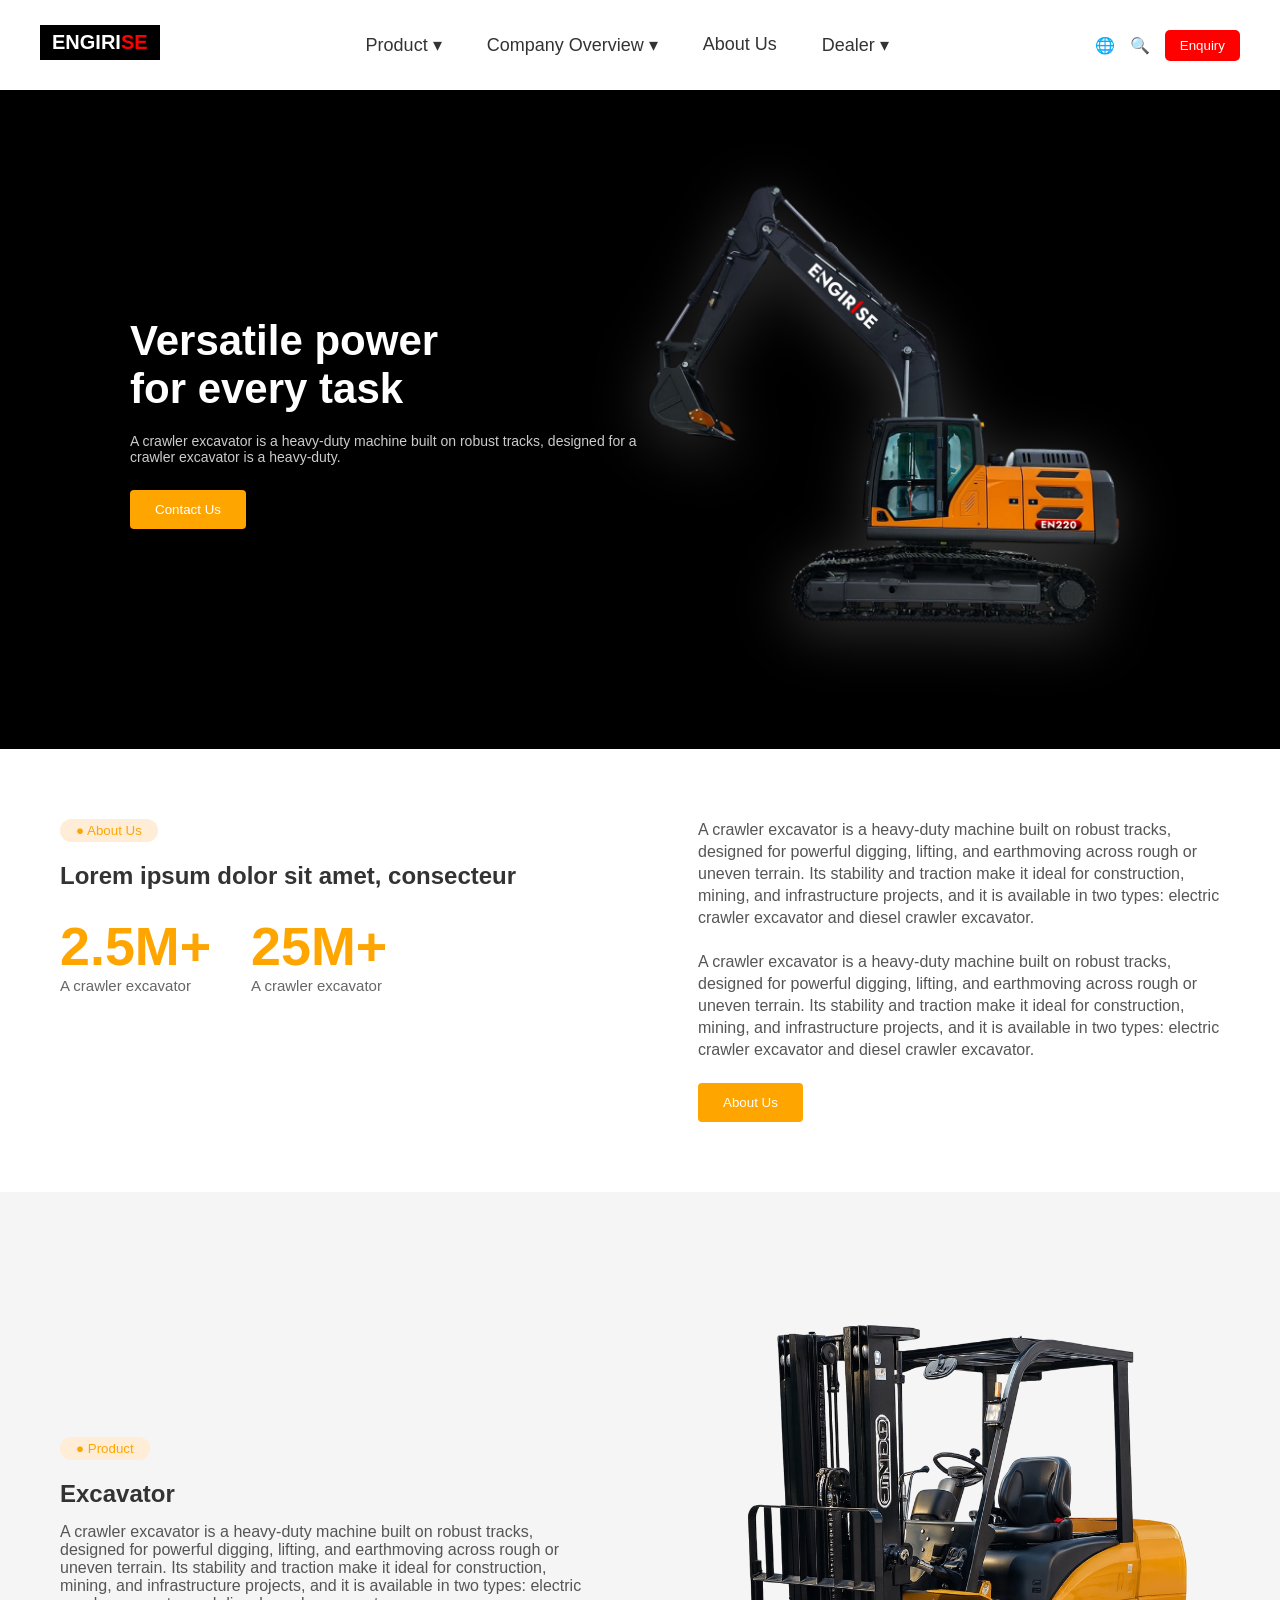
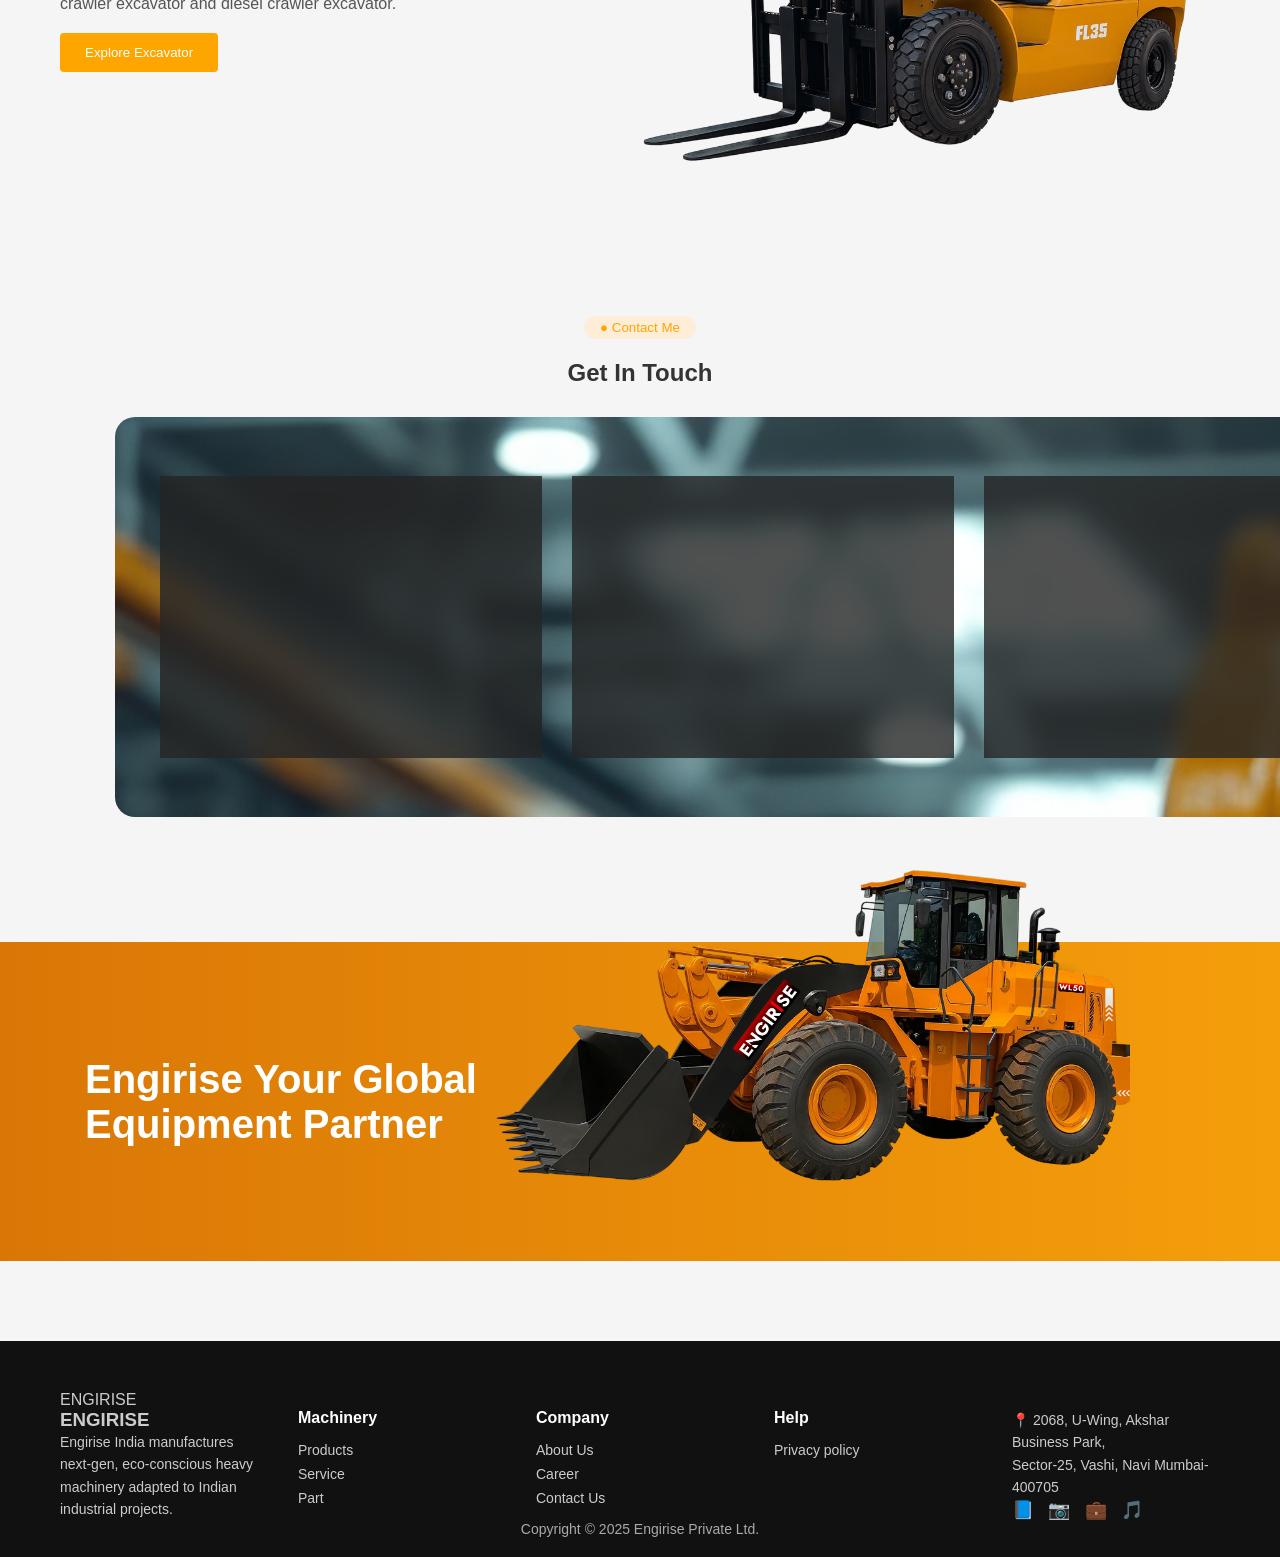
<file: index.html>
<!DOCTYPE html>
<html lang="en">
<head>
<meta charset="UTF-8">
<meta name="viewport" content="width=device-width, initial-scale=1.0">
<title>Excavator Landing Page</title>
<link rel="stylesheet" href="./style.css">
<link rel="stylesheet" href="https://cdn.jsdelivr.net/npm/swiper@11/swiper-bundle.min.css"/>

</head>
<body>

<!-- NAVBAR -->
<header class="navbar">
    <div class="logo">ENGIRI<span>SE</span></div>

    <nav>
      <ul class="nav-middle">
        <li class="dropdown"><a href="#">Product ▾</a>
          <ul class="dropdown-menu">
             <li><a href="#">Excavators</a></li>
             <li><a href="#">Loaders</a></li>
             <li><a href="#">Forklifts</a></li>
             <li><a href="#">Road Machinery</a></li>
             <li><a href="#">MEWPs</a></li>
             <li><a href="#">Agriculture</a></li>
             <li><a href="#">Warehouse Equipment</a></li>
             <li><a href="#">Concrete Machinery</a></li>
            <li><a href="#">Cranes</a></li>
          </ul>
        </li>

        <li class="dropdown"><a href="#">Company Overview ▾</a>
          <ul class="dropdown-menu">
            <li><a href="#">Career</a></li>
            <li><a href="#">Contac Us</a></li>
          </ul>
        </li>

        <li><a href="./About.html">About Us</a></li>

        <li class="dropdown"><a>Dealer ▾</a>
          <ul class="dropdown-menu">
           <li><a href="#">Find a Dealer</a></li>
           <li><a href="#">Become a Dealer</a></li>
          </ul> 
        </li>
      </ul>
    </nav>

    <div class="nav-right">
        <span class="dropdown">🌐
          <ul class="dropdown-menu">
            <li><a href="#">Global</a></li>
            <li><a href="#">India</a></li>
            <li><a href="#">Africa</a></li>
          </ul>
        </span>
        
        <span class="search-icon">🔍</span>

        <button>Enquiry</button>
    </div>


  
</header>


<section class="hero">
  <div class="hero-text">
    <h1>Versatile power<br>for every task</h1>
    <p>A crawler excavator is a heavy-duty machine built on robust tracks, designed for a crawler excavator is a heavy-duty.</p>
    <button class="btn">Contact Us</button>
  </div>
  <img src="./Excavator.png" alt="excavator">
</section>

<section class="about">
  <div class="about-left">
    <div class="about-me-btn">
      <button id="about-me-btn" class="btn">● About Us</button>
    </div>
    <h2>Lorem ipsum dolor sit amet, consecteur</h2>
    <div class="stats">
      <div class="stats-text">
        <h3>2.5M+</h3>
        <p>A crawler excavator</p>
      </div>
      <div class="stats-text"><h3>25M+</h3>
      <p>A crawler excavator</p></div>
    </div>
  </div>
  <div class="about-right">
    <p>A crawler excavator is a heavy-duty machine built on robust tracks, designed for powerful digging, lifting, and earthmoving across rough or uneven terrain. Its stability and traction make it ideal for construction, mining, and infrastructure projects, and it is available in two types: electric crawler excavator and diesel crawler excavator.<br><br>
A crawler excavator is a heavy-duty machine built on robust tracks, designed for powerful digging, lifting, and earthmoving across rough or uneven terrain. Its stability and traction make it ideal for construction, mining, and infrastructure projects, and it is available in two types: electric crawler excavator and diesel crawler excavator.</p>
   <br>
   <button class="btn"> <a href="./About.html">About Us</a></button>
  </div>
</section>

<section class="product">
  <div class="product-text">
    <button id="about-me-btn" class="btn">● Product</button>
    <h2>Excavator</h2>
    <p>A crawler excavator is a heavy-duty machine built on robust tracks, designed for powerful digging, lifting, and earthmoving across rough or uneven terrain. Its stability and traction make it ideal for construction, mining, and infrastructure projects, and it is available in two types: electric crawler excavator and diesel crawler excavator.</p>
    <button class="btn"><a href="./product.html">Explore Excavator</a></button>
  </div>
  <img src="./Image1.png" class="product-img" alt="forklift">
</section>


<section class="contact">

  <div Class="Container-first">
    <button id="about-me-btn" class="btn">● Contact Me</button>

    <h2>Get In Touch</h2>
    
  <div id="contact-container-div" class="contact-container">

    <!-- Card 1 -->
    <div class="contact-card">
      <div class="icon">👤</div>
      <h3>Find a Dealer</h3>
      <p>Kickstart your project by contacting an authorized Engirise dealer.</p>
      <button>Learn More →</button>
    </div>

    <!-- Card 2 -->
    <div class="contact-card">
      <div class="icon">📞</div>
      <h3>Contact Us</h3>
      <p>Reach out to our team of experts for information and assistance.</p>
      <button>Learn More →</button>
    </div>

    <!-- Card 3 -->
    <div class="contact-card">
      <div class="icon">🌐</div>
      <h3>Explore Engirise Africa</h3>
      <p>Discover our innovative solutions for the world’s fastest growing.</p>
      <button>Learn More →</button>
    </div>
   </div>
  
</section>

<!-- Banner Section -->
<section class="banner">
  <div class="banner-content">
    <h1>Engirise Your Global <br> Equipment Partner</h1>
  </div>

  <img src="./Global.png" alt="loader" class="banner-img">

</section>


<!-- Footer Section -->

<footer class="footer">

    <div class="big-text">ENGIRISE</div>

    <div class="footer-container">

        <!-- ABOUT -->
        <div class="footer-col">
            <h3>ENGIRI<span>SE</span></h3>
            <p>
                Engirise India manufactures next-gen, eco-conscious heavy machinery
                adapted to Indian industrial projects.
            </p>
        </div>

        <!-- Machinery -->
    <div class="footer-col">
      <h4>Machinery</h4>
      <a href="./product.html">Products</a>
      <a href="#">Service</a>
      <a href="#">Part</a>
    </div>

    <!-- Company -->
    <div class="footer-col">
      <h4>Company</h4>
      <a href="./About.html">About Us</a>
      <a href="#">Career</a>
      <a href="./Contact.html">Contact Us</a>
    </div>

    <!-- Help -->
    <div class="footer-col">
      <h4>Help</h4>
      <a href="#">Privacy policy</a>
    </div>

        <!-- ADDRESS -->
        <div class="footer-col">
            <p>
                📍 2068, U-Wing, Akshar Business Park,<br>
                Sector-25, Vashi, Navi Mumbai-400705
            </p>

            <div class="social">
                <span>📘</span>
                <span>📷</span>
                <span>💼</span>
                <span>🎵</span>
            </div>
        </div>

    </div>

    <p class="copyright">
        Copyright © 2025 Engirise Private Ltd.
    </p>

    </footer>

<script src="./index.js"></script>

</body>
</html>
</file>
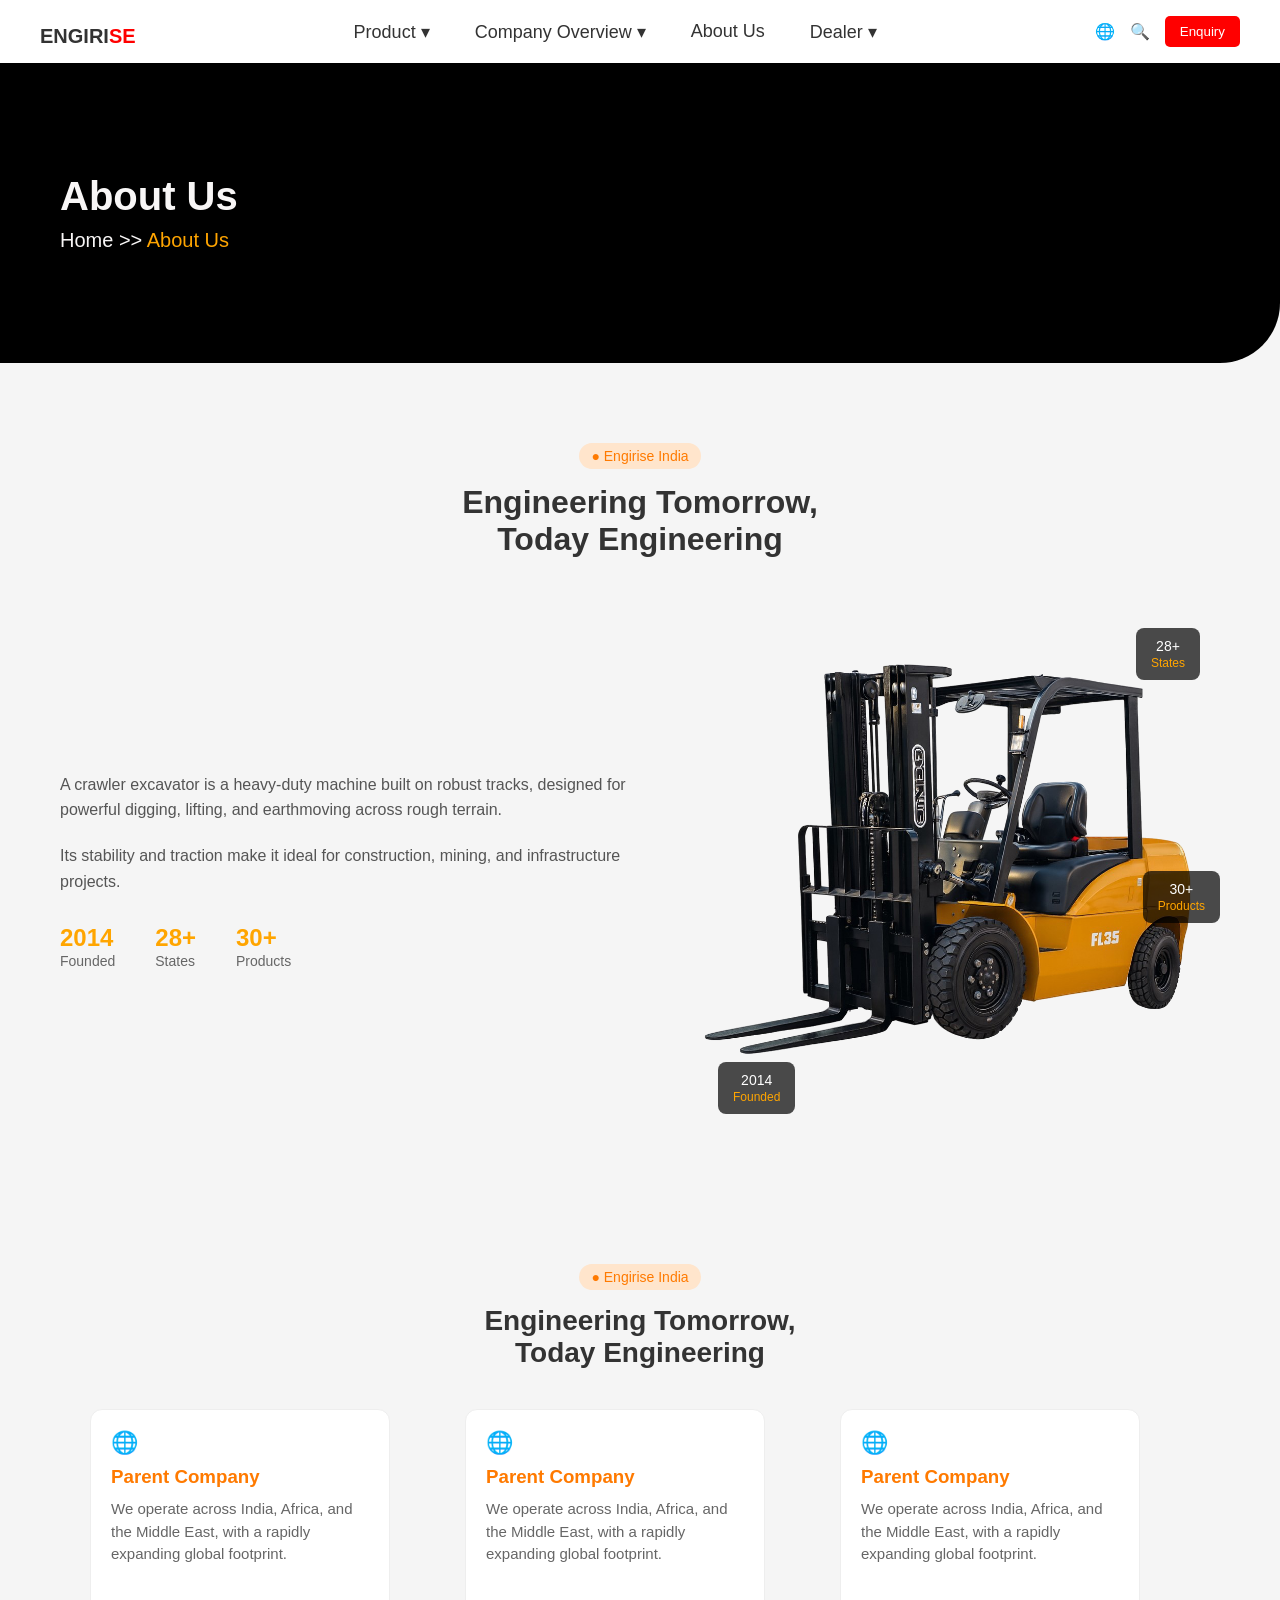
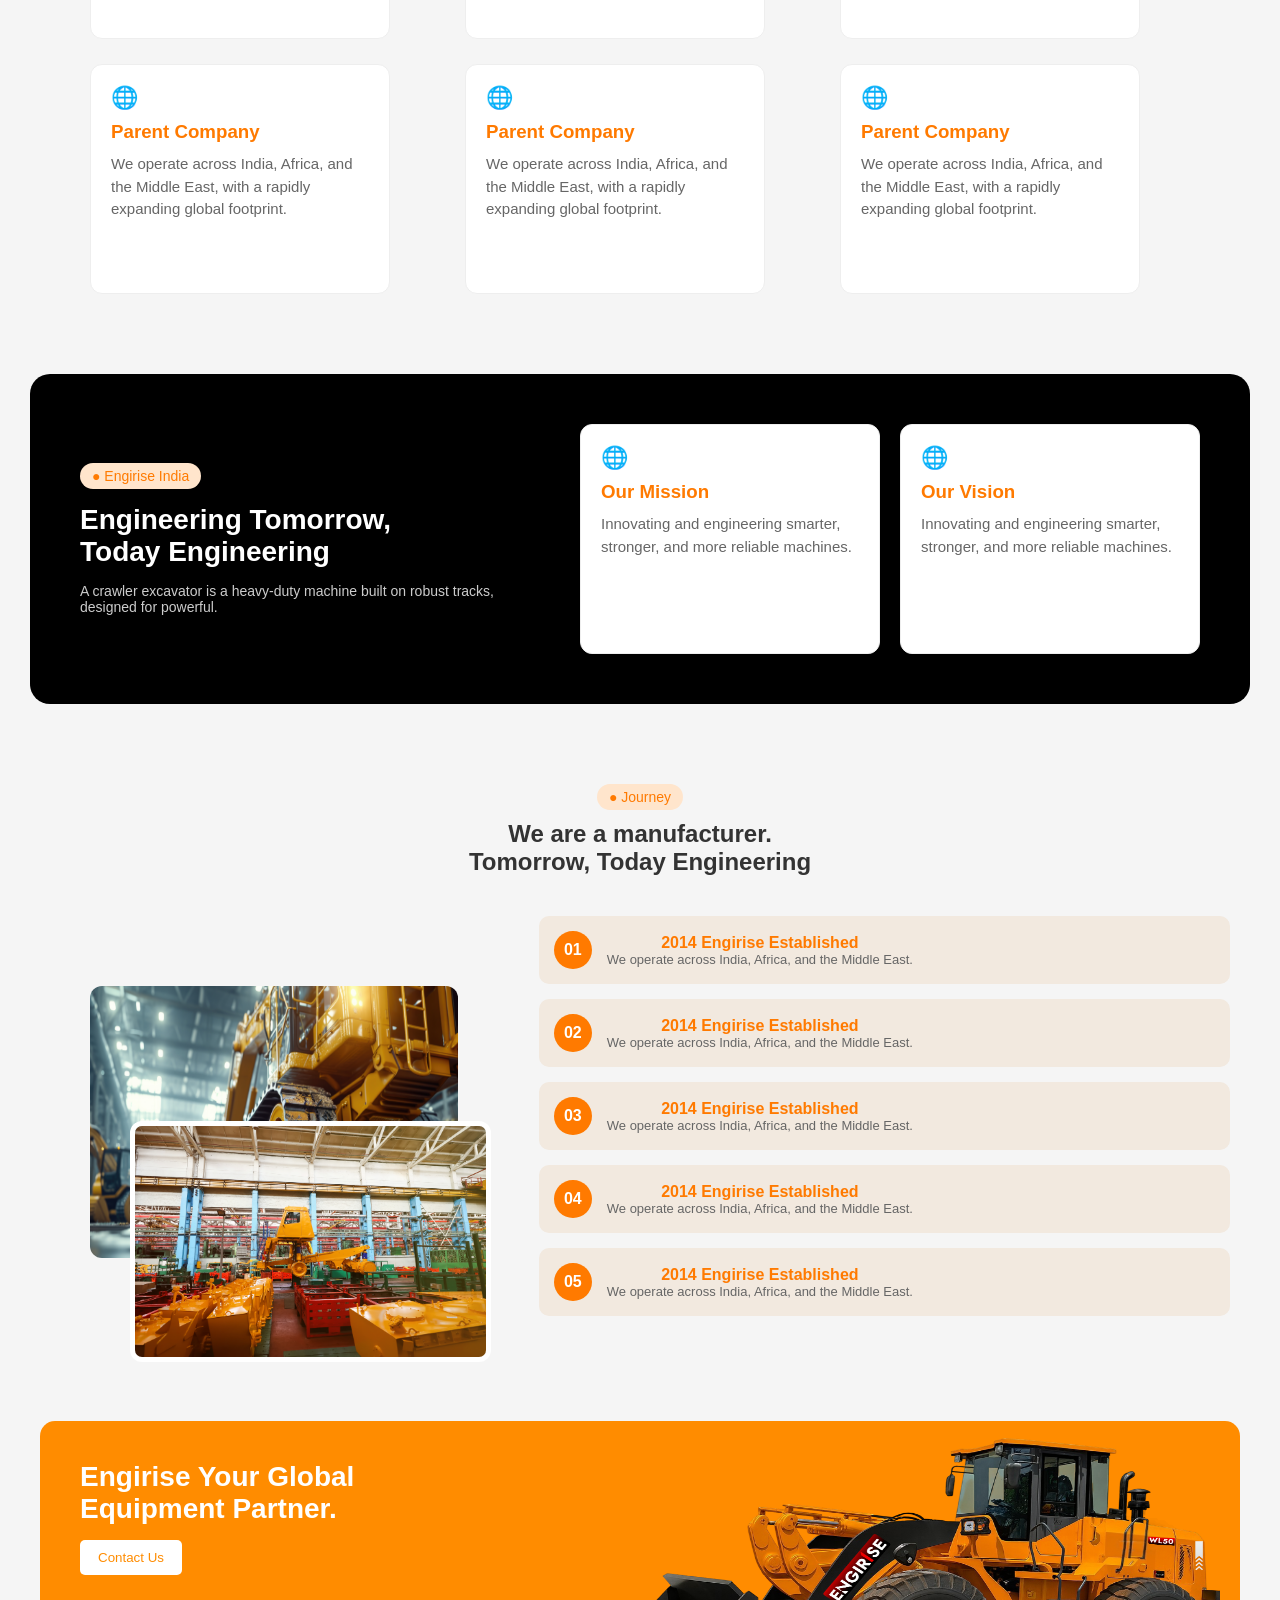
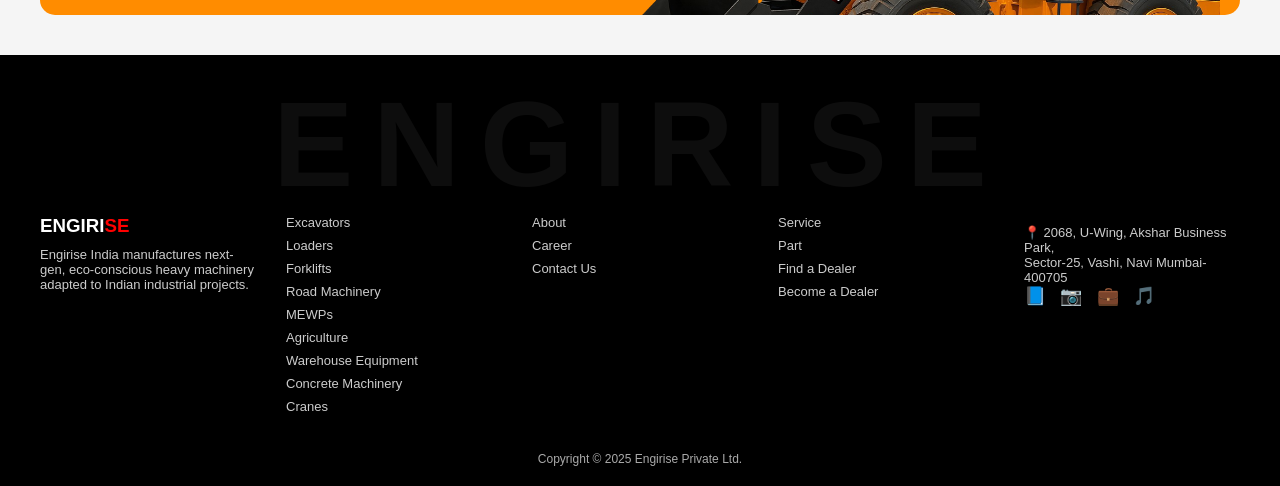
<file: About.html>
<!DOCTYPE html>
<html lang="en">
<head>
<meta charset="UTF-8">
<meta name="viewport" content="width=device-width, initial-scale=1.0">
<title>Excavator Landing Page</title>
<link rel="stylesheet" href="./about.css">

</head>
<body>

<!-- NAVBAR -->
<header class="navbar">
    <div class="logo">ENGIRI<span>SE</span></div>

    <nav>
      <ul class="nav-middle">
        <li class="dropdown"><a href="#">Product ▾</a>
          <ul class="dropdown-menu">
             <li><a href="#">Excavators</a></li>
             <li><a href="#">Loaders</a></li>
             <li><a href="#">Forklifts</a></li>
             <li><a href="#">Road Machinery</a></li>
             <li><a href="#">MEWPs</a></li>
             <li><a href="#">Agriculture</a></li>
             <li><a href="#">Warehouse Equipment</a></li>
             <li><a href="#">Concrete Machinery</a></li>
            <li><a href="#">Cranes</a></li>
          </ul>
        </li>

        <li class="dropdown"><a href="#">Company Overview ▾</a>
          <ul class="dropdown-menu">
            <li><a href="#">Career</a></li>
            <li><a href="#">Contac Us</a></li>
          </ul>
        </li>

        <li><a href="./About.html">About Us</a></li>

        <li class="dropdown"><a>Dealer ▾</a>
          <ul class="dropdown-menu">
           <li><a href="#">Find a Dealer</a></li>
           <li><a href="#">Become a Dealer</a></li>
          </ul> 
        </li>
      </ul>
    </nav>

    <div class="nav-right">
        <span class="dropdown">🌐
          <ul class="dropdown-menu">
            <li><a href="#">Global</a></li>
            <li><a href="#">India</a></li>
            <li><a href="#">Africa</a></li>
          </ul>
        </span>
        
        <span class="search-icon">🔍</span>

        <button>Enquiry</button>
    </div>


  
</header>

<!-- Banner -->
<section class="about-banner">
  <div class="banner-text">
    <h1>About Us</h1>
    <p><a href="./index.html">Home</a>  >> <span><a href="./About.html">About Us</a></span></p>
  </div>
</section>


<!-- About Content -->
<section class="about-section">

  <p class="tag">● Engirise India</p>
  <h2 class="title">Engineering Tomorrow,<br> Today Engineering</h2>

  <div class="about-container">

    <!-- Left Content -->
    <div class="about-text">
      <p>
        A crawler excavator is a heavy-duty machine built on robust tracks, 
        designed for powerful digging, lifting, and earthmoving across rough terrain.
      </p>

      <p>
        Its stability and traction make it ideal for construction, mining, and infrastructure projects.
      </p>

      <!-- Stats -->
      <div class="stats">
        <div><h3>2014</h3><span>Founded</span></div>
        <div><h3>28+</h3><span>States</span></div>
        <div><h3>30+</h3><span>Products</span></div>
      </div>
    </div>

    <!-- Right Image -->
    <div class="about-image">
      <img src="./About1.png" alt="forklift">

      <!-- Floating Cards -->
      <div class="badge badge1">28+<br><span>States</span></div>
      <div class="badge badge2">30+<br><span>Products</span></div>
      <div class="badge badge3">2014<br><span>Founded</span></div>
    </div>

  </div>
</section>

<section class="engineering">

    <div class="tag">● Engirise India</div>

    <h1>
        Engineering Tomorrow, <br>
        Today Engineering
    </h1>

    <div class="card-container">

        <!-- Card 1 -->
        <div class="card">
            <div class="icon">🌐</div>
            <h3>Parent Company</h3>
            <p>
                We operate across India, Africa, and the Middle East, 
                with a rapidly expanding global footprint.
            </p>
        </div>

        <!-- Card 2 -->
        <div class="card">
            <div class="icon">🌐</div>
            <h3>Parent Company</h3>
            <p>
                We operate across India, Africa, and the Middle East, 
                with a rapidly expanding global footprint.
            </p>
        </div>

        <!-- Card 3 -->
        <div class="card">
            <div class="icon">🌐</div>
            <h3>Parent Company</h3>
            <p>
                We operate across India, Africa, and the Middle East, 
                with a rapidly expanding global footprint.
            </p>
        </div>

        <!-- Card 4 -->
        <div class="card">
            <div class="icon">🌐</div>
            <h3>Parent Company</h3>
            <p>
                We operate across India, Africa, and the Middle East, 
                with a rapidly expanding global footprint.
            </p>
        </div>

        <!-- Card 5 -->
        <div class="card">
            <div class="icon">🌐</div>
            <h3>Parent Company</h3>
            <p>
                We operate across India, Africa, and the Middle East, 
                with a rapidly expanding global footprint.
            </p>
        </div>

        <!-- Card 6 -->
        <div class="card">
            <div class="icon">🌐</div>
            <h3>Parent Company</h3>
            <p>
                We operate across India, Africa, and the Middle East, 
                with a rapidly expanding global footprint.
            </p>
        </div>

    </div>

</section>

<!-- TOP SECTION -->
<section class="hero">

    <div class="hero-left">
        <div class="tag">● Engirise India</div>

        <h1>Engineering Tomorrow,<br>Today Engineering</h1>

        <p>
            A crawler excavator is a heavy-duty machine built on robust tracks,
            designed for powerful.
        </p>
    </div>

    <div class="hero-cards">
        <div class="card">
            <div class="icon">🌐</div>
            <h3>Our Mission</h3>
            <p>
                Innovating and engineering smarter, stronger, and more reliable machines.
            </p>
        </div>

        <div class="card">
            <div class="icon">🌐</div>
            <h3>Our Vision</h3>
            <p>
                Innovating and engineering smarter, stronger, and more reliable machines.
            </p>
        </div>
    </div>

</section>


<!-- SECOND SECTION -->
<section class="journey">

    <div class="tag center">● Journey</div>

    <h2>
        We are a manufacturer.<br>
        Tomorrow, Today Engineering
    </h2>

    <div class="journey-container">

        <!-- LEFT IMAGES -->
        <div class="images">
            <img src="./Images/2.jpg" class="img-top">
            <img src="./Images/3.jpg" class="img-bottom">
        </div>

        <!-- RIGHT TIMELINE -->
        <div class="timeline">

            <div class="step">
                <span>01</span>
                <div>
                    <h4>2014 Engirise Established</h4>
                    <p>We operate across India, Africa, and the Middle East.</p>
                </div>
            </div>

            <div class="step">
                <span>02</span>
                <div>
                    <h4>2014 Engirise Established</h4>
                    <p>We operate across India, Africa, and the Middle East.</p>
                </div>
            </div>

            <div class="step">
                <span>03</span>
                <div>
                    <h4>2014 Engirise Established</h4>
                    <p>We operate across India, Africa, and the Middle East.</p>
                </div>
            </div>

            <div class="step">
                <span>04</span>
                <div>
                    <h4>2014 Engirise Established</h4>
                    <p>We operate across India, Africa, and the Middle East.</p>
                </div>
            </div>

            <div class="step">
                <span>05</span>
                <div>
                    <h4>2014 Engirise Established</h4>
                    <p>We operate across India, Africa, and the Middle East.</p>
                </div>
            </div>

        </div>

    </div>

</section>
<!-- TOP ORANGE BANNER -->
<section class="cta">
    <div class="cta-content">
        <h2>Engirise Your Global<br>Equipment Partner.</h2>
        <button>Contact Us</button>
    </div>

    <img src="./Global.png" alt="machine" class="machine">
</section>


<!-- FOOTER -->
<footer class="footer">

    <div class="big-text">ENGIRISE</div>

    <div class="footer-container">

        <!-- ABOUT -->
        <div class="footer-col">
            <h3>ENGIRI<span>SE</span></h3>
            <p>
                Engirise India manufactures next-gen, eco-conscious heavy machinery
                adapted to Indian industrial projects.
            </p>
        </div>

        <!-- LINKS -->
        <div class="footer-col">
            <ul>
                <li>Excavators</li>
                <li>Loaders</li>
                <li>Forklifts</li>
                <li>Road Machinery</li>
                <li>MEWPs</li>
                <li>Agriculture</li>
                <li>Warehouse Equipment</li>
                <li>Concrete Machinery</li>
                <li>Cranes</li>
            </ul>
        </div>

        <div class="footer-col">
            <ul>
                <li><a href="./About.html">About</a></li>
                <li>Career</li>
                <li><a href="./Contact.html">Contact Us</a></li>
            </ul>
        </div>

        <div class="footer-col">
            <ul>
                <li>Service</li>
                <li>Part</li>
                <li>Find a Dealer</li>
                <li>Become a Dealer</li>
            </ul>
        </div>

        <!-- ADDRESS -->
        <div class="footer-col">
            <p>
                📍 2068, U-Wing, Akshar Business Park,<br>
                Sector-25, Vashi, Navi Mumbai-400705
            </p>

            <div class="social">
                <span>📘</span>
                <span>📷</span>
                <span>💼</span>
                <span>🎵</span>
            </div>
        </div>

    </div>

    <p class="copyright">
        Copyright © 2025 Engirise Private Ltd.
    </p>

    </footer>

</body>
</html>
</file>
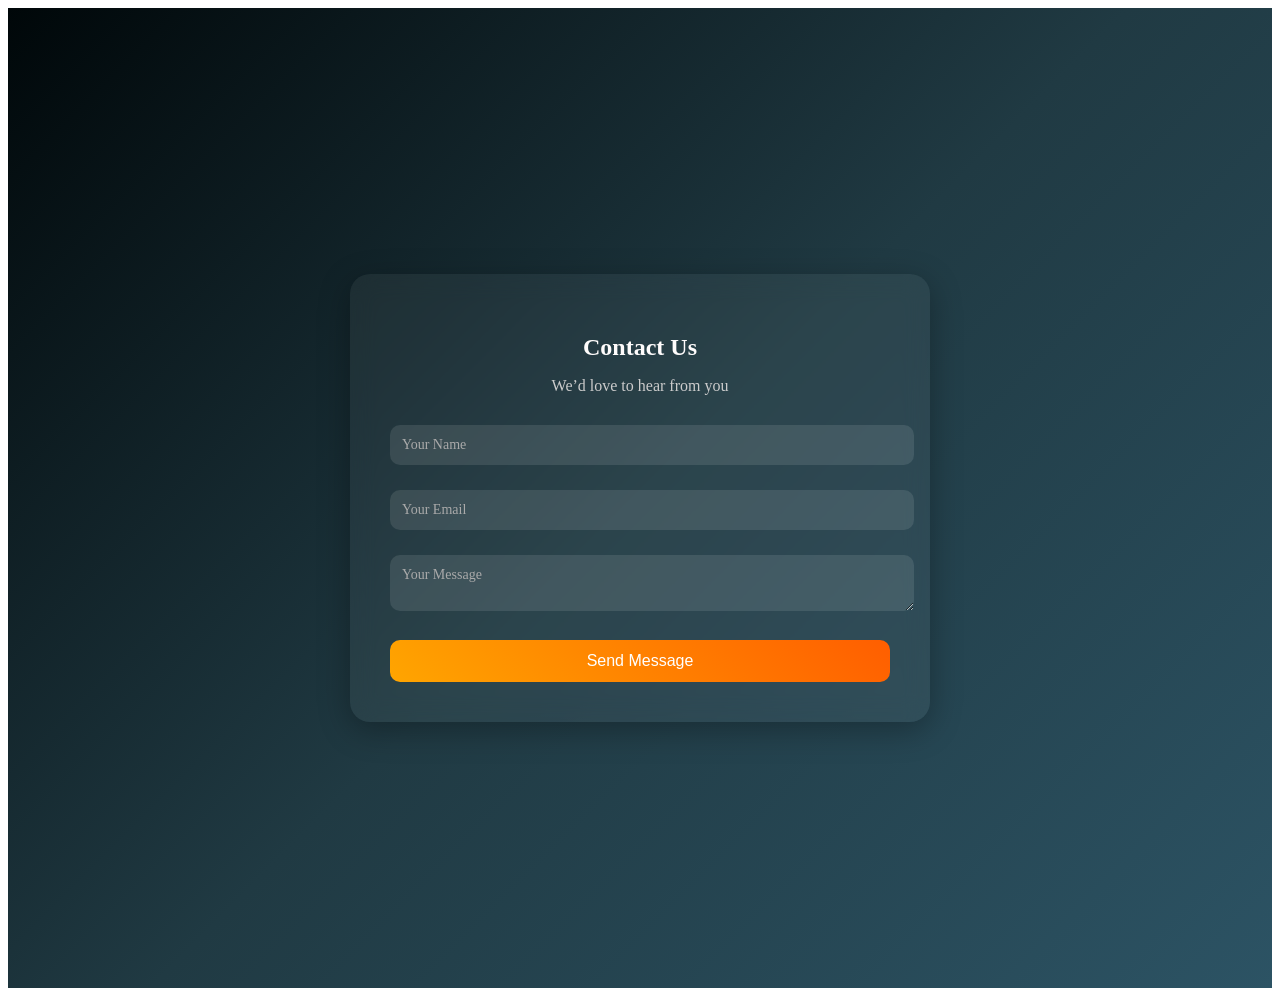
<file: Contact.html>
<!DOCTYPE html>
<html lang="en">
<head>
<meta charset="UTF-8">
<meta name="viewport" content="width=device-width, initial-scale=1.0">
<title>Excavator Landing Page</title>
<meta name="viewport" content="width=device-width, initial-scale=1.0">

<style>
.contact-section {
  min-height: 100vh;
  background: linear-gradient(135deg, #000709, #203a43, #2c5364);
  display: flex;
  align-items: center;
  justify-content: center;
  padding: 40px;
}

/* Glass container */
.contact-container {
  background: rgba(255, 255, 255, 0.05);
  backdrop-filter: blur(12px);
  padding: 40px;
  border-radius: 20px;
  width: 100%;
  max-width: 500px;
  box-shadow: 0 8px 32px rgba(0,0,0,0.3);
  text-align: center;
}

/* Heading */
.contact-container h2 {
  color: #fffcfc;
  margin-bottom: 10px;
}

.contact-container p {
  color: #ccc;
  margin-bottom: 30px;
}

/* Floating input style */
.input-group {
  position: relative;
  margin-bottom: 25px;
}

.input-group input,
.input-group textarea {
  width: 100%;
  padding: 12px;
  border: none;
  outline: none;
  border-radius: 10px;
  background: rgba(255,255,255,0.1);
  color: #fff;
  font-size: 14px;
}

.input-group label {
  position: absolute;
  top: 12px;
  left: 12px;
  color: #aaa;
  font-size: 14px;
  transition: 0.3s;
  pointer-events: none;
}

/* Floating effect */
.input-group input:focus + label,
.input-group input:valid + label,
.input-group textarea:focus + label,
.input-group textarea:valid + label {
  top: -8px;
  left: 10px;
  font-size: 12px;
  color: orange;
}

/* Button */
.contact-form button {
  width: 100%;
  padding: 12px;
  border: none;
  border-radius: 10px;
  background: linear-gradient(45deg, orange, #ff5e00);
  color: #fff;
  font-size: 16px;
  cursor: pointer;
  transition: 0.3s;
}

.contact-form button:hover {
  transform: scale(1.05);
  box-shadow: 0 0 15px rgba(255,94,0,0.6);
}

/* Tablet view */
@media (max-width: 992px) {
  .contact-container {
    padding: 30px;
    max-width: 400px;
  }

  .contact-container h2 {
    font-size: 24px;
  }
}

/* Mobile view */
@media (max-width: 600px) {
  .contact-section {
    padding: 20px;
  }

  .contact-container {
    padding: 20px;
    border-radius: 15px;
  }

  .contact-container h2 {
    font-size: 22px;
  }

  .contact-container p {
    font-size: 14px;
  }

  .input-group input,
  .input-group textarea {
    padding: 10px;
    font-size: 13px;
  }

  .contact-form button {
    padding: 10px;
    font-size: 14px;
  }

.contact-container {
  width: 100%;
}
}
</style>

</head>

<body>
<section class="contact-section">
  <div class="contact-container">
    <h2>Contact Us</h2>
    <p>We’d love to hear from you</p>

    <form class="contact-form">
      <div class="input-group">
        <input type="text" required>
        <label>Your Name</label>
      </div>

      <div class="input-group">
        <input type="email" required>
        <label>Your Email</label>
      </div>

      <div class="input-group">
        <textarea required></textarea>
        <label>Your Message</label>
      </div>

      <button type="submit">Send Message</button>
    </form>
  </div>
</section>
</body>

</html>
</file>
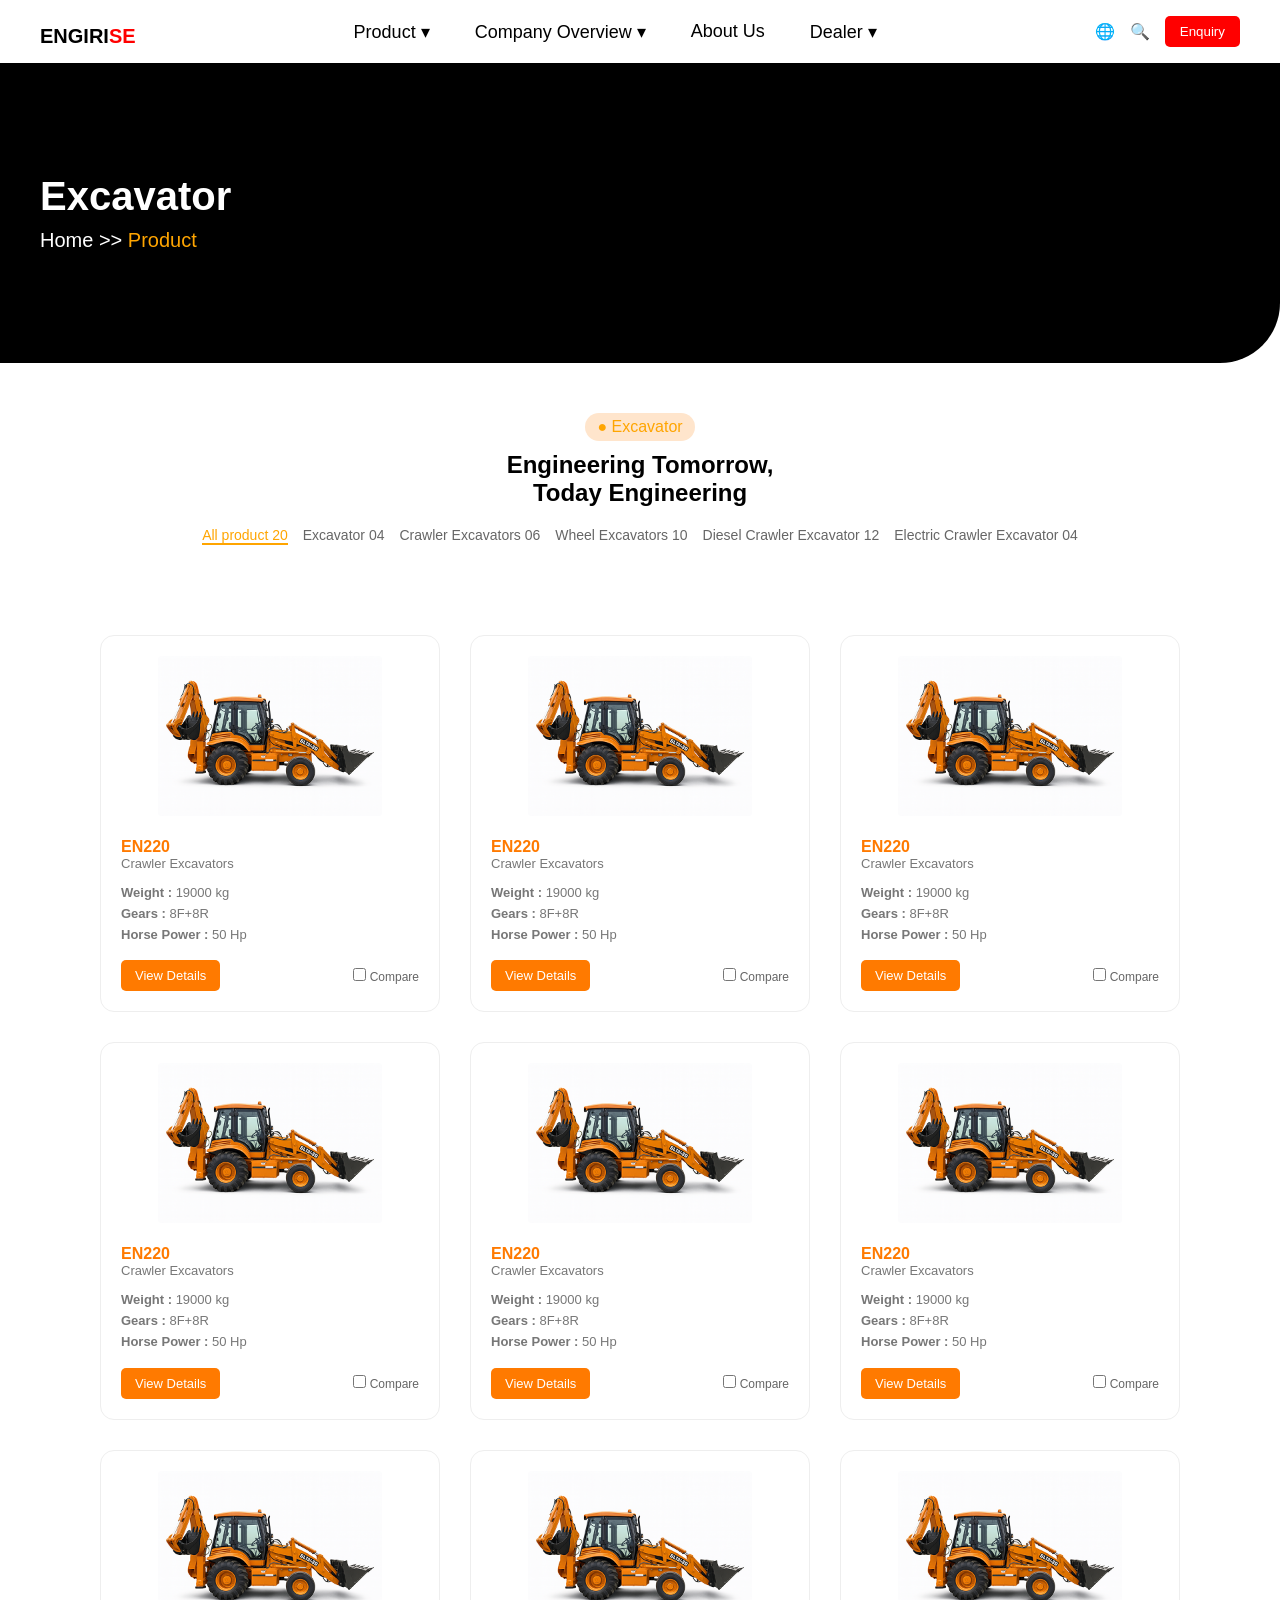
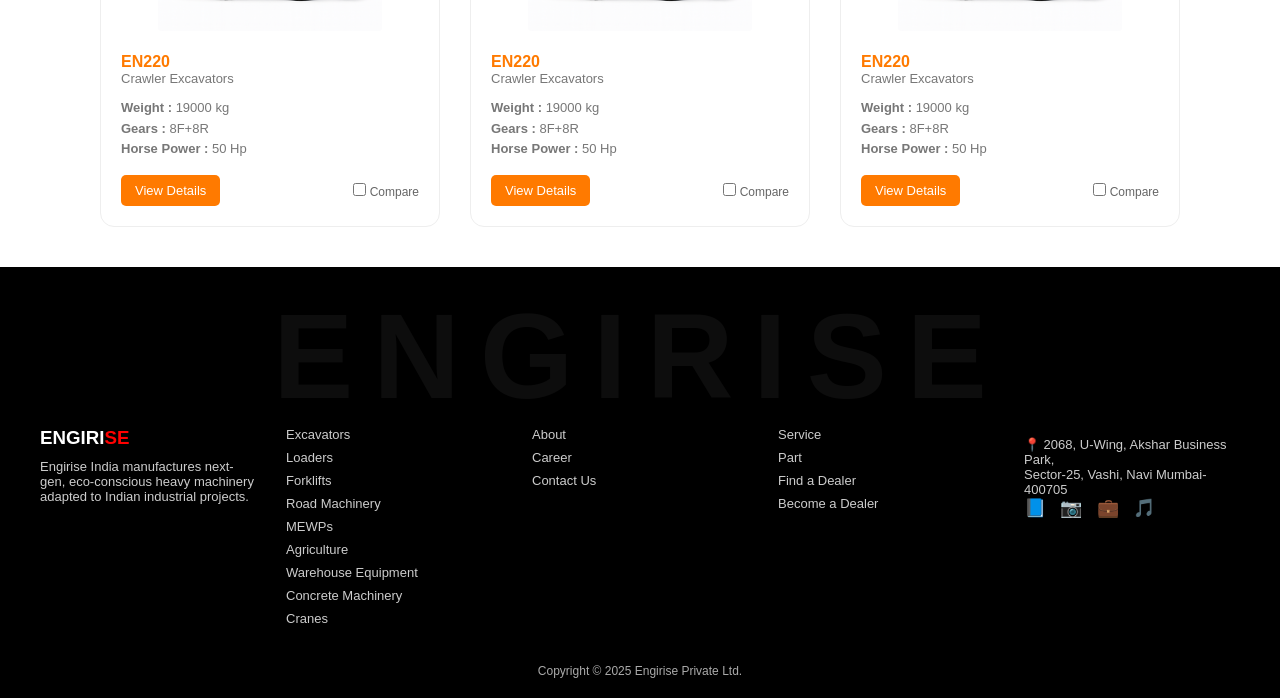
<file: product.html>
<!DOCTYPE html>
<html lang="en">
<head>
    <meta charset="UTF-8">
    <title>Excavator Page</title>
    <link rel="stylesheet" href="./product.css">
</head>
<body>

<!-- NAVBAR -->
<header class="navbar">
    <div class="logo">ENGIRI<span>SE</span></div>

    <nav>
      <ul class="nav-middle">
        <li class="dropdown"><a href="#">Product ▾</a>
          <ul class="dropdown-menu">
             <li><a href="#">Excavators</a></li>
             <li><a href="#">Loaders</a></li>
             <li><a href="#">Forklifts</a></li>
             <li><a href="#">Road Machinery</a></li>
             <li><a href="#">MEWPs</a></li>
             <li><a href="#">Agriculture</a></li>
             <li><a href="#">Warehouse Equipment</a></li>
             <li><a href="#">Concrete Machinery</a></li>
            <li><a href="#">Cranes</a></li>
          </ul>
        </li>

        <li class="dropdown"><a href="#">Company Overview ▾</a>
          <ul class="dropdown-menu">
            <li><a href="#">Career</a></li>
            <li><a href="#">Contac Us</a></li>
          </ul>
        </li>

        <li><a href="./About.html">About Us</a></li>

        <li class="dropdown"><a>Dealer ▾</a>
          <ul class="dropdown-menu">
           <li><a href="#">Find a Dealer</a></li>
           <li><a href="#">Become a Dealer</a></li>
          </ul> 
        </li>
      </ul>
    </nav>

    <div class="nav-right">
        <span class="dropdown">🌐
          <ul class="dropdown-menu">
            <li><a href="#">Global</a></li>
            <li><a href="#">India</a></li>
            <li><a href="#">Africa</a></li>
          </ul>
        </span>
        
        <span class="search-icon">🔍</span>

        <button>Enquiry</button>
    </div>


  
</header>



<!-- HERO SECTION -->
<section class="hero">
    <div class="hero-text"> 
    <h1>Excavator</h1>
    <p><a href="./index.html">Home  >> </a><span>Product</span></p>
    </div>
</section>


<!-- TITLE SECTION -->
<section class="title-section">
    <div class="tag">● Excavator</div>
    <h2>Engineering Tomorrow,<br>Today Engineering</h2>

    <div class="filters">
        <span class="active">All product 20</span>
        <span>Excavator 04</span>
        <span>Crawler Excavators 06</span>
        <span>Wheel Excavators 10</span>
        <span>Diesel Crawler Excavator 12</span>
        <span>Electric Crawler Excavator 04</span>
    </div>
</section>


<!-- PRODUCT CARDS -->
<section class="products">

    <!-- CARD -->
    <div class="card">
        <img src="./Images/55.png" alt="Heavy Machine">
        <h3>EN220</h3>
        <p>Crawler Excavators</p>

        <div class="details">
            <p><strong>Weight :</strong> 19000 kg</p>
            <p><strong>Gears :</strong> 8F+8R</p>
            <p><strong>Horse Power :</strong> 50 Hp</p>
        </div>

        <div class="card-btns">
            <button class="view">View Details</button>
            <label><input type="checkbox"> Compare</label>
        </div>
    </div>

    <!-- CARD 2-->
    <div class="card">
        <img src="./Images/55.png" alt="Heavy Machine">
        <h3>EN220</h3>
        <p>Crawler Excavators</p>

        <div class="details">
            <p><strong>Weight :</strong> 19000 kg</p>
            <p><strong>Gears :</strong> 8F+8R</p>
            <p><strong>Horse Power :</strong> 50 Hp</p>
        </div>

        <div class="card-btns">
            <button class="view">View Details</button>
            <label><input type="checkbox"> Compare</label>
        </div>
    </div>

    <!-- CARD 3-->
    <div class="card">
        <img src="./Images/55.png" alt="Heavy Machine">
        <h3>EN220</h3>
        <p>Crawler Excavators</p>

        <div class="details">
            <p><strong>Weight :</strong> 19000 kg</p>
            <p><strong>Gears :</strong> 8F+8R</p>
            <p><strong>Horse Power :</strong> 50 Hp</p>
        </div>

        <div class="card-btns">
            <button class="view">View Details</button>
            <label><input type="checkbox"> Compare</label>
        </div>
    </div>

        <!-- CARD 4 -->
    <div class="card">
        <img src="./Images/55.png" alt="Heavy Machine">
        <h3>EN220</h3>
        <p>Crawler Excavators</p>

        <div class="details">
            <p><strong>Weight :</strong> 19000 kg</p>
            <p><strong>Gears :</strong> 8F+8R</p>
            <p><strong>Horse Power :</strong> 50 Hp</p>
        </div>

        <div class="card-btns">
            <button class="view">View Details</button>
            <label><input type="checkbox"> Compare</label>
        </div>
    </div>

    <!-- CARD 5-->
    <div class="card">
        <img src="./Images/55.png" alt="Heavy Machine">
        <h3>EN220</h3>
        <p>Crawler Excavators</p>

        <div class="details">
            <p><strong>Weight :</strong> 19000 kg</p>
            <p><strong>Gears :</strong> 8F+8R</p>
            <p><strong>Horse Power :</strong> 50 Hp</p>
        </div>

        <div class="card-btns">
            <button class="view">View Details</button>
            <label><input type="checkbox"> Compare</label>
        </div>
    </div>

    <!-- CARD 6-->
    <div class="card">
        <img src="./Images/55.png" alt="Heavy Machine">
        <h3>EN220</h3>
        <p>Crawler Excavators</p>

        <div class="details">
            <p><strong>Weight :</strong> 19000 kg</p>
            <p><strong>Gears :</strong> 8F+8R</p>
            <p><strong>Horse Power :</strong> 50 Hp</p>
        </div>

        <div class="card-btns">
            <button class="view">View Details</button>
            <label><input type="checkbox"> Compare</label>
        </div>
    </div>

    <!-- CARD 7-->
    <div class="card">
        <img src="./Images/55.png" alt="Heavy Machine">
        <h3>EN220</h3>
        <p>Crawler Excavators</p>

        <div class="details">
            <p><strong>Weight :</strong> 19000 kg</p>
            <p><strong>Gears :</strong> 8F+8R</p>
            <p><strong>Horse Power :</strong> 50 Hp</p>
        </div>

        <div class="card-btns">
            <button class="view">View Details</button>
            <label><input type="checkbox"> Compare</label>
        </div>
    </div>

    <!-- CARD 8-->
    <div class="card">
        <img src="./Images/55.png" alt="Heavy Machine">
        <h3>EN220</h3>
        <p>Crawler Excavators</p>

        <div class="details">
            <p><strong>Weight :</strong> 19000 kg</p>
            <p><strong>Gears :</strong> 8F+8R</p>
            <p><strong>Horse Power :</strong> 50 Hp</p>
        </div>

        <div class="card-btns">
            <button class="view">View Details</button>
            <label><input type="checkbox"> Compare</label>
        </div>
    </div>

    <!-- CARD 9-->
    <div class="card">
        <img src="./Images/55.png" alt="Heavy Machine">
        <h3>EN220</h3>
        <p>Crawler Excavators</p>

        <div class="details">
            <p><strong>Weight :</strong> 19000 kg</p>
            <p><strong>Gears :</strong> 8F+8R</p>
            <p><strong>Horse Power :</strong> 50 Hp</p>
        </div>

        <div class="card-btns">
            <button class="view">View Details</button>
            <label><input type="checkbox"> Compare</label>
        </div>
    </div>

    </div>

</section>


<!-- FOOTER -->
<footer class="footer">

    <div class="big-text">ENGIRISE</div>

    <div class="footer-container">

        <!-- ABOUT -->
        <div class="footer-col">
            <h3>ENGIRI<span>SE</span></h3>
            <p>
                Engirise India manufactures next-gen, eco-conscious heavy machinery
                adapted to Indian industrial projects.
            </p>
        </div>

        <!-- LINKS -->
        <div class="footer-col">
            <ul>
                <li>Excavators</li>
                <li>Loaders</li>
                <li>Forklifts</li>
                <li>Road Machinery</li>
                <li>MEWPs</li>
                <li>Agriculture</li>
                <li>Warehouse Equipment</li>
                <li>Concrete Machinery</li>
                <li>Cranes</li>
            </ul>
        </div>

        <div class="footer-col">
            <ul>
                <li><a href="./About.html">About</a></li>
                <li>Career</li>
                <li><a href="./Contact.html">Contact Us</a></li>
            </ul>
        </div>

        <div class="footer-col">
            <ul>
                <li>Service</li>
                <li>Part</li>
                <li>Find a Dealer</li>
                <li>Become a Dealer</li>
            </ul>
        </div>

        <!-- ADDRESS -->
        <div class="footer-col">
            <p>
                📍 2068, U-Wing, Akshar Business Park,<br>
                Sector-25, Vashi, Navi Mumbai-400705
            </p>

            <div class="social">
                <span>📘</span>
                <span>📷</span>
                <span>💼</span>
                <span>🎵</span>
            </div>
        </div>

    </div>

    <p class="copyright">
        Copyright © 2025 Engirise Private Ltd.
    </p>

    </footer>


</body>
</html>
</file>
<file: style.css>
/* Reset */
* {
  margin: 0;
  padding: 0;
  box-sizing: border-box;
  font-family: 'Segoe UI', sans-serif;
}

body {
  background-color: #f5f5f5;
  color: #333;
}

/* NAVBAR */
.navbar {
    display: flex;
    justify-content: space-between;
    align-items: center;
    padding: 15px 40px;
    background: #fff;
}

a {
  text-decoration:none;
  color:inherit;
}

.logo {
    font-weight: bold;
    font-size: 20px;
    margin-top: 10px;
}

.nav-middle {
  font-size: 18px;
}

.logo span {
    color: red;
}

nav ul {
    display: flex;
    gap: 45px;
    list-style: none;
}

.nav-right {
    display: flex;
    align-items: center;
    gap: 15px;
}

.nav-right button {
    background: red;
    color: #fff;
    border: none;
    padding: 8px 15px;
    border-radius: 5px;
}

/* Dropdown */
.dropdown {
  position: relative;
}

.dropdown-menu {
  position: absolute;
  top: 100%;
  left: 0;

  background: #ffffff;
  width: 220px;

  list-style: none;
  padding-top: 10px;
  margin:0;

  display: none;
  border-radius: 5px;
  overflow: hidden;
}

/* Dropdown Items */
.dropdown-menu li {
  border-bottom: 1px solid #cfcdcd;
}

.dropdown-menu li a {
  display: block;
  padding: 10px 15px;
  color: black;
}

.dropdown-menu li a:hover {
  background: #eee;
}

/* Show on hover */
.dropdown:hover .dropdown-menu {
  display: block;
}


/* Hero Section */
.hero {
  display: flex;
  justify-content: space-between;
  align-items: center;
  padding: 80px 60px;
  background: #000;
  color: white;
}

.hero-text {
  max-width: 50%;
  width: 514px;
  height:276px;
  margin-top: 70px;
  margin-left:70px;
}

.hero h1 {
  font-size: 42px;
  margin-bottom: 20px;
}

.hero p {
  font-size: 14px;
  color: #ccc;
  margin-bottom: 25px;
}

.btn {
  background: orange;
  border: none;
  padding: 12px 25px;
  color: white;
  cursor: pointer;
  border-radius: 4px;
  transition: 0.3s;
}

.btn:hover {
  background: #ff8c00;
}

.hero img {
  width: 499px;
  height:499px;
  filter: drop-shadow(0px 10px 30px rgba(255,255,255,0.2));
  margin-right:80px;
}



/* About Section */
.about {
  display: flex;
  justify-content: space-between;
  padding: 70px 60px;
  background: white;
}

.about-left {
  width: 45%;
}

.about-left h2 {
  margin-bottom: 15px;
}

#about-me-btn {
background: #FFEDD7;
color: orange;
width: 116;
height: 32;
opacity: 1;
top: 68px;
left: 73px;
gap: 3px;
padding-top: 4px;
padding-right: 16px;
padding-bottom: 4px;
padding-left: 16px;
border-radius: 20px;
margin-bottom: 20px;
}


.about-left p {
  color: #666;
}

.stats {
  display: flex;
  gap: 40px;
  margin-top: 25px;
}

.stats {
  font-size: 46px;
  font-weight: bold;
  color: orange;
}

.stats-text p{
  font-size:15px;
  font-weight:normal;
}

.about-right {
  width: 45%;
  font-size: 16px;
  text-align:left;
  font-weight: 400;
  line-height: 22px;
  color: #555;
  letter-spacing: 0%;
}

.about-rightbtn{
  cursor: pointer;
}

/* Product Section */
.product {
  display: flex;
  justify-content: space-between;
  align-items: center;
  padding: 70px 60px;
}

.product-text {
  width: 45%;
}

.product-text h2 {
  margin-bottom: 15px;
}

.product-text p {
  margin-bottom: 20px;
  color: #555;
}

.product-img {
width: 584px;
height: 584px;
opacity: 1;
top: -51px;
}

/* Contact Me Section */

.contact-section {
  text-align: center;
  padding: 80px 40px;
  background: #f5f5f5;
}

/* Tag */
.tag {
  display: inline-block;
  background: #ffe5cc;
  color: #ff8c00;
  padding: 6px 14px;
  border-radius: 20px;
  font-size: 14px;
  margin-bottom: 10px;
}

/* Title */
.title {
  font-size: 32px;
  margin-bottom: 40px;
}

/* Container */

#contact-container-div {
display: flex;
justify-content: center;
align-items:center;
width: 1296px;
height: 400px;
top: 2152px;
left: 72px;
margin-top: 30px;
}

.contact-container {
  display: flex;
  justify-content: center;
  align-items: center;
  gap: 30px;
  background: url('./Contact\ bg.jpg');
  width: 1296px;
  height:400px;
  border-radius: 20px;
  margin-left:115px;
  margin-bottom: 125px;
}

.Container-first {
text-align: center;
}

/* Card */
.contact-card {
width: 382px;
height: 282px;
opacity: 1;
top: 70px;
left: 844px;
gap: 10px;
border-radius: 28px;
padding: 18px;
border-width: 1px;
color: #252525CC;
backdrop-filter: blur(10px);
background: #252525CC;
color: white;
border: 1px solid gray;
transition: 0.3s;
}

/* Hover Effect */
.contact-card:hover {
  transform: translateY(-10px);
  border-color: orange;
}

/* Icon */
.icon {
  font-size: 30px;
  margin-bottom: 15px;
  margin-top:5px;
  background: orange;
  display: inline-block;
  padding: 10px;
  border-radius: 10px;
}

/* Text */
.contact-card h3 {
  margin-bottom: 10px;
}

.contact-card p {
  font-size: 14px;
  padding:10px;
  color: #ddd;
  margin-bottom: 18px;
}

/* Button */
.contact-card button {
  background: orange;
  border: none;
  padding: 10px 18px;
  color: white;
  border-radius: 5px;
  cursor: pointer;
  transition: 0.3s;
}

.contact-card button:hover {
  background: #ff8c00;
}

/* Banner Section */
.banner {
  position: relative;
  background: linear-gradient(to right, #d97706, #f59e0b);
  height: 319px;
  display: flex;
  align-items: center;
  padding: 0 60px;
  margin-bottom:80px;
}

/* Text */
.banner-content h1 {
  color: white;
  font-size: 40px;
  font-weight: bold;
  margin-left:25px;
}

/* Image */
.banner-img {
  position: absolute;
  right: 50px;
  bottom: 0;
  width: 638px;
  margin-bottom:20px;
  margin-right:100px;
}

/* Footer */
.footer {
  background: #111;
  color: #ccc;
  padding: 50px 60px 20px;
}

/* Layout */
.footer-container {
  display: flex;
  justify-content: space-between;
  flex-wrap: wrap;
  gap: 30px;
}

/* Columns */
.footer-col {
  flex: 1;
  min-width: 180px;
}

/* Logo */
.logo {
  background: black;
  color: white;
  display: inline-block;
  padding: 6px 12px;
  font-weight: bold;
  margin-bottom: 15px;
}

/* Headings */
.footer-col h4 {
  color: white;
  margin-bottom: 15px;
}

/* Links */
.footer-col a {
  display: block;
  text-decoration: none;
  color: #ccc;
  margin-bottom: 8px;
  font-size: 14px;
  transition: 0.3s;
}

.footer-col a:hover {
  color: orange;
}

/* Text */
.footer-col p {
  font-size: 14px;
  line-height: 1.6;
}

/* Social */
.social span {
  margin-right: 10px;
  font-size: 18px;
  cursor: pointer;
}

/* Divider */
.footer hr {
  border: none;
  border-top: 1px solid #333;
  margin: 30px 0;
}

/* Copyright */
.copyright {
  text-align: center;
  font-size: 14px;
  color: #aaa;
}

/* Responsive Design */
@media (max-width: 992px) {
  .hero,
  .about,
  .product {
    flex-direction: column;
    text-align: center;
  }

  .hero-text,
  .about-left,
  .about-right,
  .product-text {
    max-width: 100%;
    width: 100%;
  }

  .hero img,
  .product img {
    margin-top: 30px;
    width: 300px;
  }

  nav {
    flex-direction: column;
    gap: 10px;
  }

  banner {
    flex-direction: column;
    justify-content: center;
    text-align: center;
  }

  .banner-img {
    position: static;
    width: 300px;
    margin-top: 20px;
  }

  .vertical-text {
    display: none;
  }

  .footer-container {
    flex-direction: column;
  }
}
</file>
<file: about.css>
/* Banner */

* {
  margin: 0;
  padding: 0;
  box-sizing: border-box;
  font-family: 'Segoe UI', sans-serif;
}

body {
  background-color: #f5f5f5;
  color: #333;
}

/* NAVBAR */
.navbar {
    display: flex;
    justify-content: space-between;
    align-items: center;
    padding: 15px 40px;
    background: #fff;
}

a {
  text-decoration:none;
  color:inherit;
}

.logo {
    font-weight: bold;
    font-size: 20px;
    margin-top: 10px;
}

.nav-middle {
  font-size: 18px;
}

.logo span {
    color: red;
}

nav ul {
    display: flex;
    gap: 45px;
    list-style: none;
}

.nav-right {
    display: flex;
    align-items: center;
    gap: 15px;
}

.nav-right button {
    background: red;
    color: #fff;
    border: none;
    padding: 8px 15px;
    border-radius: 5px;
}

/* Dropdown */
.dropdown {
  position: relative;
}

.dropdown-menu {
  position: absolute;
  top: 100%;
  left: 0;

  background: #ffffff;
  width: 220px;

  list-style: none;
  padding-top: 10px;
  margin:0;

  display: none;
  border-radius: 5px;
  overflow: hidden;
}

/* Dropdown Items */
.dropdown-menu li {
  border-bottom: 1px solid #cfcdcd;
}

.dropdown-menu li a {
  display: block;
  padding: 10px 15px;
  color: black;
}

.dropdown-menu li a:hover {
  background: #eee;
}


/* Show on hover */
.dropdown:hover .dropdown-menu {
  display: block;
}

/* Banner */
.about-banner {
  background-color: #000;
  height: 300px;
  display: flex;
  position: relative;
  overflow:hidden;
  align-items: center;
  padding-left: 60px;
  color: rgb(248, 246, 246);
  border-bottom-right-radius: 60px;
}





/* Black overlay */
.about-banner .overlay {
  background: rgba(0, 0, 0, 0.7); /* black transparent */
  height: 100%;
  width: 100%;
  display: flex;
  flex-direction: column;
  justify-content: center;
  padding-left: 60px;
}

.banner-text h1 {
  font-size: 40px;
}

.banner-text p {
  margin-top: 10px;
  font-size: 20px;
}

.banner-text span {
  color: orange;
}

.about-banner {
  animation: fadeIn 1.5s ease-in-out;
}

@keyframes fadeIn {
  from {
    opacity: 0;
    transform: translateY(30px);
  }
  to {
    opacity: 1;
    transform: translateY(0);
  }
}
/* About Section */
.about-section {
  padding: 80px 60px;
  background: #f5f5f5;
  text-align: center;
}

/* Tag */
.tag {
  display: inline-block;
  background: #ffe5cc;
  color: orange;
  padding: 6px 14px;
  border-radius: 20px;
  font-size: 14px;
  margin-bottom: 10px;
}

/* Title */
.title {
  font-size: 32px;
  margin-bottom: 50px;
}

/* Layout */
.about-container {
  display: flex;
  justify-content: space-between;
  align-items: center;
}

/* Text */
.about-text {
  width: 50%;
  text-align: left;
}

.about-text p {
  margin-bottom: 20px;
  color: #555;
  line-height: 1.6;
}

/* Stats */
.stats {
  display: flex;
  gap: 40px;
  margin-top: 30px;
}

.stats h3 {
  color: orange;
  font-size: 24px;
}

.stats span {
  font-size: 14px;
  color: #666;
}

/* Image Section */
.about-image {
  position: relative;
  width: 45%;
}

.about-image img {
  width: 100%;
}

/* Floating Badges */
.badge {
  position: absolute;
  background: rgba(0,0,0,0.7);
  color: white;
  padding: 10px 15px;
  border-radius: 8px;
  text-align: center;
  font-size: 14px;
}

.badge span {
  font-size: 12px;
  color: orange;
}

/* Badge Positions */
.badge1 {
  top: 20px;
  right: 20px;
}

.badge2 {
  top: 50%;
  right: 0;
}

.badge3 {
  bottom: 20px;
  left: 20px;
}

* {
    margin: 0;
    padding: 0;
    box-sizing: border-box;
    font-family: Arial, sans-serif;
}

body {
    background-color: #f5f5f5;
}

/* Section */
.engineering {
    text-align: center;
    padding: 50px 20px;
}

/* Tag */
.tag {
    display: inline-block;
    background: #ffe5cc;
    color: #ff7a00;
    padding: 6px 14px;
    border-radius: 20px;
    font-size: 14px;
    margin-bottom: 15px;
}

/* Heading */
.engineering h1 {
    font-size: 28px;
    margin-bottom: 40px;
    color: #333;
}

/* Card Container */
.card-container {
    display: grid;
    grid-template-columns: repeat(3, 1fr);
    gap: 25px;
    max-width: 1100px;
    margin: auto;
}

/* Card */
.card {
    background: #fff;
    padding: 25px;
    border-radius: 12px;
    text-align: left;
    border: 1px solid #eee;
    transition: 0.3s;
}

/* Hover Effect */
.card:hover {
    transform: translateY(-5px);
    box-shadow: 0px 5px 15px rgba(0,0,0,0.1);
}

/* Icon */
.icon {
    font-size: 22px;
    color: #ff7a00;
    margin-bottom: 10px;
}

/* Title */
.card h3 {
    color: #ff7a00;
    margin-bottom: 10px;
}

/* Text */
.card p {
    color: #666;
    font-size: 14px;
    line-height: 1.5;
}

/* Responsive */
@media (max-width: 900px) {
    .card-container {
        grid-template-columns: repeat(2, 1fr);
    }
}

@media (max-width: 600px) {
    .card-container {
        grid-template-columns: 1fr;
    }
}

* {
    margin: 0;
    padding: 0;
    box-sizing: border-box;
    font-family: Arial, sans-serif;
}

body {
    background: #f5f5f5;
}

/* HERO SECTION */
.hero {
    background: #000;
    color: #fff;
    padding: 50px;
    display: flex;
    justify-content: space-between;
    align-items: center;
    border-radius: 20px;
    margin: 30px;
}

.hero-left {
    max-width: 40%;
}

.tag {
    display: inline-block;
    background: #ffe5cc;
    color: #ff7a00;
    padding: 5px 12px;
    border-radius: 20px;
    font-size: 14px;
    margin-bottom: 15px;
}

.hero h1 {
    font-size: 28px;
    margin-bottom: 15px;
}

.hero p {
    color: #ccc;
    font-size: 14px;
}

/* HERO CARDS */
.hero-cards {
    display: flex;
    gap: 20px;
}

.card {
    background: #fff;
    color: #000;
    padding: 20px;
    border-radius: 12px;
    width: 300px;
    height:230px;
}

.icon {
    font-size: 22px;
    color: #ff7a00;
    margin-bottom: 10px;
}

.card h3 {
    color: #ff7a00;
    margin-bottom: 10px;
}

.card p {
    font-size: 15px;
    color: #666;
}

/* JOURNEY SECTION */
.journey {
    padding: 50px;
    text-align: center;
}

.center {
    margin-bottom: 10px;
}

.journey h2 {
    margin-bottom: 40px;
}

/* CONTAINER */
.journey-container {
    display: flex;
    gap: 40px;
    align-items: center;
}

/* IMAGES */
.images {
    position: relative;
    width: 460px;
}

.img-top {
    border-radius: 12px;
    width: 368px;
    height:272px;
}

.img-bottom {
    width: 361px;
    height:241px;
    position: absolute;
    bottom: -100px;
    left: 80px;
    border-radius: 12px;
    border: 5px solid #fff;
}

/* TIMELINE */
.timeline {
    width: 60%;
}

.step {
    display: flex;
    align-items: center;
    background: #f2e9df;
    margin-bottom: 15px;
    padding: 15px;
    border-radius: 10px;
}

.step span {
    background: #ff7a00;
    color: #fff;
    padding: 10px;
    border-radius: 50%;
    margin-right: 15px;
    font-weight: bold;
}

.step h4 {
    color: #ff7a00;
}

.step p {
    font-size: 13px;
    color: #666;
}

/* RESPONSIVE */
@media (max-width: 900px) {
    .hero {
        flex-direction: column;
        gap: 20px;
    }

    .hero-left {
        max-width: 100%;
    }

    .journey-container {
        flex-direction: column;
    }

    .images, .timeline {
        width: 100%;
    }

    .img-bottom {
        position: static;
        width: 100%;
        margin-top: 10px;
    }
}

* {
    margin: 0;
    padding: 0;
    box-sizing: border-box;
    font-family: Arial, sans-serif;
}

/* CTA BANNER */
.cta {
    position: relative;
    background: #ff8c00;
    margin: 40px;
    padding: 40px;
    border-radius: 15px;
    color: #fff;
    overflow: hidden;
}

.cta-content h2 {
    font-size: 28px;
    margin-bottom: 15px;
}

.cta button {
    background: #fff;
    color: #ff8c00;
    border: none;
    padding: 10px 18px;
    border-radius: 5px;
    cursor: pointer;
}

.machine {
    position: absolute;
    right: 20px;
    top: -30px;
    width: 638px;
    height:371px;
}



/* FOOTER */
.footer {
    background: #000;
    color: #fff;
    padding: 60px 40px 20px;
    position: relative;
}

/* BIG BACKGROUND TEXT */
.big-text {
    position: absolute;
    top: 20px;
    left: 50%;
    transform: translateX(-50%);
    font-size: 120px;
    letter-spacing: 20px;
    color: rgba(255,255,255,0.05);
    font-weight: bold;
}

/* CONTAINER */
.footer-container {
    display: flex;
    justify-content: space-between;
    flex-wrap: wrap;
    margin-top: 100px;
}

/* COLUMN */
.footer-col {
    width: 18%;
    min-width: 180px;
}

/* LOGO */
.footer-col h3 span {
    color: red;
}

/* TEXT */
.footer-col p {
    font-size: 13px;
    color: #ccc;
    margin-top: 10px;
}

/* LIST */
.footer-col ul {
    list-style: none;
}

.footer-col ul li {
    margin-bottom: 8px;
    font-size: 13px;
    color: #ccc;
    cursor: pointer;
}

/* SOCIAL */
.social span {
    margin-right: 10px;
    font-size: 18px;
    cursor: pointer;
}

/* COPYRIGHT */
.copyright {
    text-align: center;
    margin-top: 30px;
    font-size: 12px;
    color: #aaa;
}

/* RESPONSIVE */
@media (max-width: 900px) {
    .footer-container {
        flex-direction: column;
        gap: 20px;
    }

    .footer-col {
        width: 100%;
    }

    .machine {
        position: static;
        width: 100%;
        margin-top: 20px;
    }

    .big-text {
        font-size: 60px;
    }
}

/* Responsive */
@media (max-width: 992px) {
  .about-container {
    flex-direction: column;
  }

  .about-text,
  .about-image {
    width: 100%;
  }

  .about-text {
    text-align: center;
  }

  .stats {
    justify-content: center;
  }
}
</file>
<file: product.css>
* {
    margin: 0;
    padding: 0;
    box-sizing: border-box;
    font-family: Arial, sans-serif;
}

/* NAVBAR */
.navbar {
    display: flex;
    justify-content: space-between;
    align-items: center;
    padding: 15px 40px;
    background: #fff;
}

a {
  text-decoration:none;
  color:inherit;
}

.logo {
    font-weight: bold;
    font-size: 20px;
    margin-top: 10px;
}

.nav-middle {
  font-size: 18px;
}

.logo span {
    color: red;
}

nav ul {
    display: flex;
    gap: 45px;
    list-style: none;
}

.nav-right {
    display: flex;
    align-items: center;
    gap: 15px;
}

.nav-right button {
    background: red;
    color: #fff;
    border: none;
    padding: 8px 15px;
    border-radius: 5px;
}

/* Dropdown */
.dropdown {
  position: relative;
}

.dropdown-menu {
  position: absolute;
  top: 100%;
  left: 0;

  background: #ffffff;
  width: 220px;

  list-style: none;
  padding-top: 10px;
  margin:0;

  display: none;
  border-radius: 5px;
  overflow: hidden;
}

/* Dropdown Items */
.dropdown-menu li {
  border-bottom: 1px solid #cfcdcd;
}

.dropdown-menu li a {
  display: block;
  padding: 10px 15px;
  color: black;
}

.dropdown-menu li a:hover {
  background: #eee;
}

/* Show on hover */
.dropdown:hover .dropdown-menu {
  display: block;
}

/* HERO */
.hero {
    background: #000;
    height:300px;
    display:flex;
    align-items: center;
    color: #fff;
    padding: 60px 40px;
    border-bottom-right-radius: 60px;
}

.hero-text h1 {
    font-size: 40px;
}

.hero-text p{
margin-top: 10px;
font-size: 20px;
}

.hero-text span {
    color: orange;
}

.hero {
  animation: fadeIn 1.5s ease-in-out;
}

@keyframes fadeIn {
  from {
    opacity: 0;
    transform: translateY(30px);
  }
  to {
    opacity: 1;
    transform: translateY(0);
  }
}

/* TITLE */
.title-section {
    text-align: center;
    padding: 50px 20px;
}

.tag {
    background: #ffe5cc;
    color: orange;
    padding: 5px 12px;
    border-radius: 20px;
    display: inline-block;
    margin-bottom: 10px;
}

.filters {
    margin-top: 20px;
    display: flex;
    flex-wrap: wrap;
    justify-content: center;
    gap: 15px;
}

.filters span {
    font-size: 14px;
    color: #666;
    cursor: pointer;
}

.filters .active {
    color: orange;
    border-bottom: 2px solid orange;
}

/* PRODUCTS GRID */
.products {
    display: grid;
    grid-template-columns: repeat(3, 1fr); /* 3 columns */
    gap: 30px;
    padding: 40px 60px;
    max-width: 1200px;
    margin: auto;
}

/* CARD */
.card {
    background: #fff;
    padding: 20px;
    border-radius: 14px;
    border: 1px solid #eee;
    transition: all 0.3s ease;
}

/* HOVER EFFECT */
.card:hover {
    transform: translateY(-6px);
    box-shadow: 0 10px 25px rgba(0, 0, 0, 0.08);
}

/* IMAGE */
.card img {
    width: 100%;
    height: 160px;
    object-fit: contain;
    margin-bottom: 10px;
}

/* TITLE */
.card h3 {
    color: #ff7a00;
    margin-top: 8px;
    font-size: 16px;
}

/* SUBTEXT */
.card p {
    font-size: 13px;
    color: #777;
}

/* DETAILS */
.details {
    margin-top: 12px;
    font-size: 13px;
    color: #444;
    line-height: 1.6;
}

/* BUTTON AREA */
.card-btns {
    margin-top: 15px;
    display: flex;
    justify-content: space-between;
    align-items: center;
}

/* BUTTON */
.view {
    background: #ff7a00;
    border: none;
    padding: 8px 14px;
    color: #fff;
    border-radius: 5px;
    font-size: 13px;
    cursor: pointer;
}

/* CHECKBOX TEXT */
.card-btns label {
    font-size: 12px;
    color: #666;
}

/* RESPONSIVE */
@media (max-width: 900px) {
    .products {
        grid-template-columns: repeat(2, 1fr);
    }
}

@media (max-width: 600px) {
    .products {
        grid-template-columns: 1fr;
    }
}

/* FOOTER */
.footer {
    background: #000;
    color: #fff;
    padding: 60px 40px 20px;
    position: relative;
}

/* BIG BACKGROUND TEXT */
.big-text {
    position: absolute;
    top: 20px;
    left: 50%;
    transform: translateX(-50%);
    font-size: 120px;
    letter-spacing: 20px;
    color: rgba(255,255,255,0.05);
    font-weight: bold;
}

/* CONTAINER */
.footer-container {
    display: flex;
    justify-content: space-between;
    flex-wrap: wrap;
    margin-top: 100px;
}

/* COLUMN */
.footer-col {
    width: 18%;
    min-width: 180px;
}

/* LOGO */
.footer-col h3 span {
    color: red;
}

/* TEXT */
.footer-col p {
    font-size: 13px;
    color: #ccc;
    margin-top: 10px;
}

/* LIST */
.footer-col ul {
    list-style: none;
}

.footer-col ul li {
    margin-bottom: 8px;
    font-size: 13px;
    color: #ccc;
    cursor: pointer;
}

/* SOCIAL */
.social span {
    margin-right: 10px;
    font-size: 18px;
    cursor: pointer;
}

/* COPYRIGHT */
.copyright {
    text-align: center;
    margin-top: 30px;
    font-size: 12px;
    color: #aaa;
}

/* RESPONSIVE */
@media (max-width: 900px) {
    .footer-container {
        flex-direction: column;
        gap: 20px;
    }

    .footer-col {
        width: 100%;
    }

    .machine {
        position: static;
        width: 100%;
        margin-top: 20px;
    }

    .big-text {
        font-size: 60px;
    }
}

/* Responsive */
@media (max-width: 992px) {
  .about-container {
    flex-direction: column;
  }

  .about-text,
  .about-image {
    width: 100%;
  }

  .about-text {
    text-align: center;
  }

  .stats {
    justify-content: center;
  }
}
</file>
